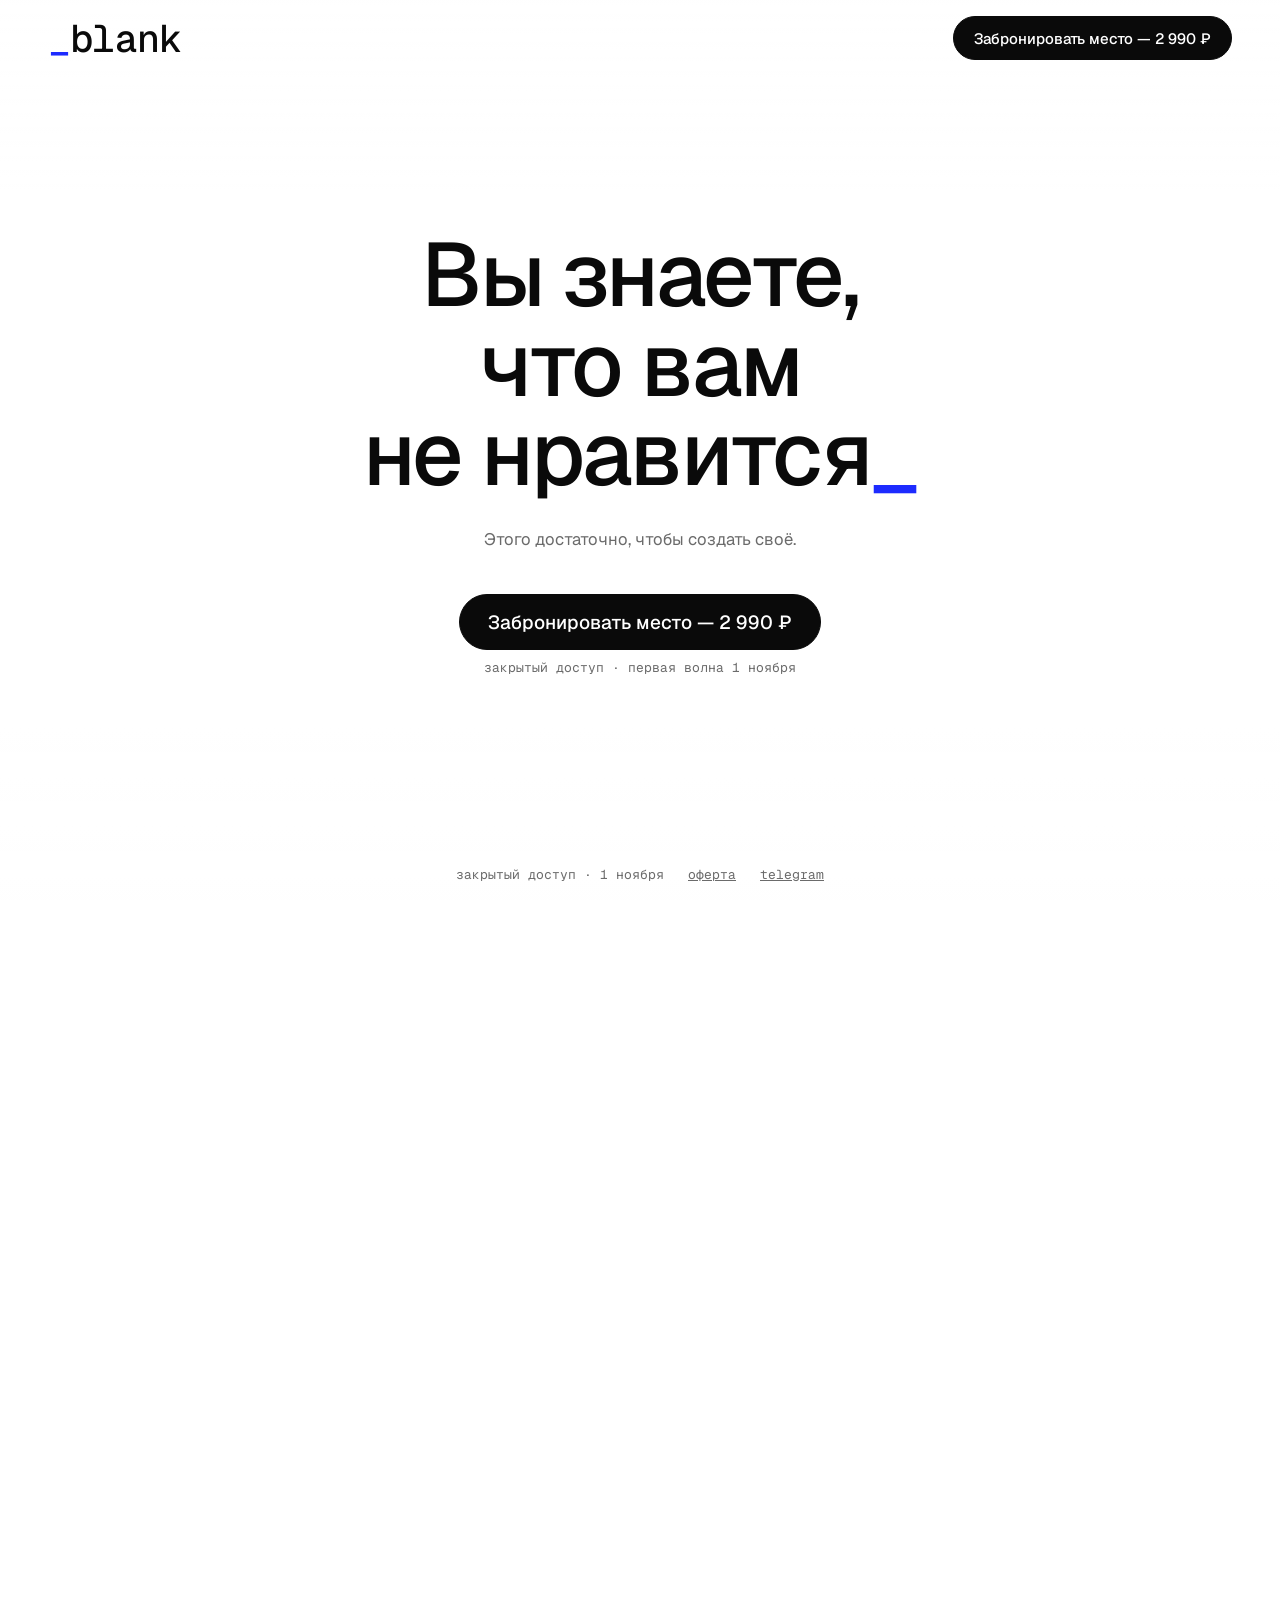
<file: index.html>
<!doctype html>
<html lang="ru">
<head>
<meta charset="utf-8">
<meta name="viewport" content="width=device-width, initial-scale=1, viewport-fit=cover">
<title>_blank</title>
<meta name="robots" content="noindex">
<meta name="description" content="закрытый доступ · первая волна 1 ноября">
<meta property="og:title" content="_blank">
<meta property="og:description" content="закрытый доступ · первая волна 1 ноября">
<meta property="og:url" content="https://feeltheblank.store/">
<meta property="og:image" content="https://feeltheblank.store/og.png">
<meta name="twitter:card" content="summary_large_image">
<link rel="icon" href="favicon.svg" type="image/svg+xml">
<link rel="stylesheet" href="fonts/fonts.css">
<link rel="stylesheet" href="blank.css">
<style>
/* Механика — по промпту MotionSites «Cast and Render» (бесплатный, открыт 17.10.2026):
   фоновое видео закреплено и листается скроллом покадрово, панели текста проявляются поверх,
   страница визуально не двигается. Внешний вид — по DESIGN.md. */
html { overflow-x: hidden; }
body { overflow-x: hidden; }

/* сцена: видео на весь экран */
.stage { position: fixed; inset: 0; z-index: 0; overflow: hidden; background: var(--white); }
.stage video { position: absolute; top: 50%; left: 50%; width: 100%; height: 100%; transform: translate(-50%, -50%) scale(1.02); object-fit: cover; will-change: transform; }
.veil { position: absolute; inset: 0; pointer-events: none; background:
  linear-gradient(to bottom, rgba(255,255,255,.72) 0%, rgba(255,255,255,0) 22%, rgba(255,255,255,0) 78%, rgba(255,255,255,.76) 100%); }
@media (max-width: 900px) { .veil { background:
  linear-gradient(to bottom, rgba(255,255,255,.82) 0%, rgba(255,255,255,.14) 26%, rgba(255,255,255,.14) 74%, rgba(255,255,255,.84) 100%); } }

/* синяя линия прогресса: синтетика ведёт */
.meter { position: fixed; top: 0; left: 0; z-index: 50; height: 2px; width: 100%; transform: scaleX(0); transform-origin: 0 50%; background: var(--synthetic); }

/* шапка и подвал закреплены */
.chrome { position: fixed; left: 0; right: 0; top: 0; z-index: 40; display: flex; align-items: center; justify-content: space-between; gap: var(--s-sm);
  padding: max(16px, calc(env(safe-area-inset-top, 0px) + 12px)) var(--gutter) 16px; }
.chrome .wordmark { font-size: clamp(1.75rem, 3vw, 2.5rem); }
.chrome .btn { height: 44px; padding: 0 20px; font-size: var(--small); }
.foot { position: fixed; bottom: 0; left: 0; right: 0; z-index: 40; display: flex; justify-content: center; gap: var(--s-md); flex-wrap: wrap;
  padding: 14px var(--gutter) max(16px, calc(env(safe-area-inset-bottom, 0px) + 12px)); font: 400 var(--label)/1.5 var(--font-mono); color: var(--ink-muted); pointer-events: none; }
.foot a { color: inherit; pointer-events: auto; }

/* панели: три мысли, по одной на экран */
.panels { position: fixed; inset: 0; z-index: 20; pointer-events: none; }
.panel { position: absolute; inset: 0; display: flex; flex-direction: column; align-items: center; justify-content: center; text-align: center;
  padding: max(112px, calc(env(safe-area-inset-top, 0px) + 96px)) var(--gutter) max(104px, calc(env(safe-area-inset-bottom, 0px) + 88px));
  opacity: 0; will-change: opacity, transform; }
.panel h1 { margin: 0; font: 500 clamp(2.25rem, 7vw, 6rem)/1 var(--font-sans); letter-spacing: -0.03em; max-width: 12ch; text-wrap: balance; }
.panel h1 .u { color: var(--synthetic); }
.panel .sub { margin-top: clamp(16px, 2.2vw, 28px); font: 400 clamp(1rem, 1.3vw, 1.25rem)/1.45 var(--font-sans); color: var(--ink-muted); max-width: 36ch; text-wrap: pretty; }
.panel .cta { margin-top: clamp(28px, 3.4vw, 44px); pointer-events: auto; display: grid; gap: var(--s-xs); justify-items: center; }
.panel .cta .t-label { color: var(--ink-muted); }

/* дорожка: единственное, что даёт странице высоту */
.track { position: relative; z-index: 1; height: 560vh; min-height: 3200px; }

/* загрузка: курсор ждёт */
.boot { position: fixed; inset: 0; z-index: 90; display: grid; place-items: center; background: var(--white); transition: opacity .7s var(--ease-out), visibility .7s; }
.boot.done { opacity: 0; visibility: hidden; }
.boot div { display: grid; gap: var(--s-sm); justify-items: center; }
.boot .bar { width: 160px; height: 1px; background: var(--hairline); overflow: hidden; }
.boot .bar i { display: block; height: 100%; width: 100%; background: var(--synthetic); transform: scaleX(0); transform-origin: 0 50%; }
.boot .big { font: 500 clamp(2.5rem, 8vw, 5rem)/1 var(--font-mono); letter-spacing: -0.02em; }

@media (max-width: 720px) {
  .chrome .btn { height: 40px; padding: 0 16px; font-size: 0.875rem; }
  .panel h1 { max-width: 11ch; font-size: clamp(1.9rem, 9.5vw, 3.25rem); }
  .panel .sub { max-width: 30ch; }
  .foot { font-size: 0.6875rem; }
}
@media (max-width: 420px) { .chrome .btn span.long { display: none; } }
@media (prefers-reduced-motion: reduce) { .boot { transition: none; } }
</style>
</head>
<body>

<div class="boot" id="boot" aria-hidden="true"><div><span class="big"><span class="u">_</span></span><div class="bar"><i id="bootBar"></i></div><span class="t-label" id="bootPct">0 %</span></div></div>

<div class="stage">
  <video id="clip" muted playsinline preload="auto" disablepictureinpicture></video>
  <div class="veil"></div>
</div>
<i class="meter" id="meter"></i>

<header class="chrome">
  <a class="wordmark" href="./"><span class="u">_</span>blank</a>
  <a class="btn" href="#" data-pay>Забронировать<span class="long">&nbsp;место</span>&nbsp;—&nbsp;2&nbsp;990&nbsp;₽</a>
</header>

<main class="panels">
  <section class="panel" data-panel>
    <h1>Вы знаете, что вам не&nbsp;нравится<span class="u">_</span></h1>
    <p class="sub">Этого достаточно, чтобы создать своё.</p>
    <div class="cta"><a class="btn" href="#" data-pay>Забронировать место — 2 990 ₽</a><span class="t-label">закрытый доступ · первая волна 1 ноября</span></div>
  </section>
  <section class="panel" data-panel>
    <h1>От идеи до звонка в&nbsp;дверь — неделя.</h1>
    <p class="sub">Вы описываете. Система показывает вещь, строит лекало, выбирает производство. Курьер привозит.</p>
    <div class="cta"><a class="btn btn--ghost" href="#" data-tg-question>Спросить в Telegram</a></div>
  </section>
  <section class="panel" data-panel>
    <h1>Одежда нового поколения. Вы создаёте её сами.</h1>
    <p class="sub">Депозит 2 990 ₽ засчитывается в футболку и возвращается по одному сообщению.</p>
    <div class="cta"><a class="btn" href="#" data-pay>Забронировать место — 2 990 ₽</a><span class="t-label">1 ноября · депозит возвращается</span></div>
  </section>
</main>

<footer class="foot"><span>закрытый доступ · 1 ноября</span><a href="oferta.html">оферта</a><a href="#" data-tg-question>telegram</a></footer>

<div class="track"></div>

<script>
(function () { "use strict";
  /* ВИДЕО. Пока — демонстрационный ролик с пончиком из промпта Cast and Render, с их CloudFront
     (1920×1080, 10,04 с, 241 кадр, all-intra: каждый кадр ключевой, скролл попадает в точный кадр мгновенно).
     Решение Гриши 19.10: висит, пока нет нашего видео. Когда будет: положить рядом tee.mp4
     (all-intra, tools/tee-assemble.sh) и заменить строку на "tee.mp4". */
  var VIDEO_URL = "https://d2ol7oe51mr4n9.cloudfront.net/user_38xzZboKViGWJOttwIXH07lWA1P/45567745-d826-44a2-a5ce-7ef670944e60.mp4";

  var clip = document.getElementById("clip"), boot = document.getElementById("boot"),
      bootBar = document.getElementById("bootBar"), bootPct = document.getElementById("bootPct"),
      meter = document.getElementById("meter"),
      panels = [].slice.call(document.querySelectorAll("[data-panel]"));

  /* Каждая панель владеет куском скролла: [вход-начало, вход-конец, уход-начало, уход-конец] в долях страницы.
     Между панелями — мёртвые зоны, только видео: две мысли никогда не читаются одновременно. */
  var CUES = [[0.00, 0.00, 0.15, 0.23], [0.35, 0.43, 0.57, 0.65], [0.77, 0.85, 1.10, 1.20]];
  var DRIFT = 22;
  var reduce = window.matchMedia("(prefers-reduced-motion: reduce)").matches;

  function clamp(v, a, b) { return v < a ? a : v > b ? b : v; }
  function smooth(t) { return t * t * (3 - 2 * t); }
  function ramp(p, a, b) { if (b <= a) return p >= b ? 1 : 0; return smooth(clamp((p - a) / (b - a), 0, 1)); }

  var progress = 0, seekTo = 0, seekAt = 0, duration = 0, ready = false;

  function readScroll() {
    var max = document.documentElement.scrollHeight - window.innerHeight;
    progress = max > 0 ? clamp(window.pageYOffset / max, 0, 1) : 0;
    if (duration) seekTo = progress * duration;
  }
  function paint() {
    meter.style.transform = "scaleX(" + progress + ")";
    for (var i = 0; i < panels.length; i++) {
      var c = CUES[i], enter = ramp(progress, c[0], c[1]), leave = ramp(progress, c[2], c[3]);
      var o = enter * (1 - leave), y = (1 - enter) * DRIFT - leave * DRIFT;
      panels[i].style.opacity = o;
      panels[i].style.transform = "translate3d(0," + (reduce ? 0 : y) + "px,0)";
      panels[i].style.pointerEvents = o > 0.6 ? "auto" : "none";
    }
  }
  function frame() {
    if (ready && duration) {
      var gap = seekTo - seekAt;
      if (Math.abs(gap) > 0.0008) {
        seekAt += gap * 0.115; /* плавная догонка вместо прыжка — это и делает скраб мягким */
        if (clip.readyState >= 2 && !clip.seeking) { try { clip.currentTime = seekAt; } catch (e) {} }
      }
    }
    paint();
    requestAnimationFrame(frame);
  }

  function setProgress(f) { bootBar.style.transform = "scaleX(" + f + ")"; bootPct.textContent = Math.round(f * 100) + " %"; }
  var started = false;
  function start() { if (started) return; started = true; ready = true; boot.classList.add("done"); readScroll(); seekAt = seekTo; }
  var attached = false;
  function attach(src) {
    if (attached) return; attached = true;
    clip.addEventListener("loadedmetadata", function () { duration = clip.duration || 0; clip.pause(); readScroll(); seekAt = seekTo; try { clip.currentTime = seekAt; } catch (e) {} });
    clip.addEventListener("loadeddata", start);
    clip.addEventListener("canplaythrough", start);
    clip.addEventListener("error", start);
    clip.src = src; clip.load();
    setTimeout(start, 12000);
  }
  /* Сначала качаем ролик целиком как blob: перемотка внутри буфера мгновенная, а range-запросы по сети — слайд-шоу. */
  function preload() {
    var ctrl = window.AbortController ? new AbortController() : null;
    var bail = setTimeout(function () { if (!attached) { if (ctrl) ctrl.abort(); setProgress(1); attach(VIDEO_URL); } }, 15000);
    fetch(VIDEO_URL, ctrl ? { signal: ctrl.signal } : {}).then(function (res) {
      if (!res.ok || !res.body) throw new Error("bad response");
      var total = +res.headers.get("content-length") || 0, got = 0, chunks = [], reader = res.body.getReader();
      return new Promise(function (resolve, reject) {
        (function pump() {
          reader.read().then(function (r) {
            if (r.done) return resolve(new Blob(chunks, { type: "video/mp4" }));
            chunks.push(r.value); got += r.value.length;
            setProgress(total ? got / total : Math.min(got / 11e6, 0.95));
            pump();
          }).catch(reject);
        })();
      });
    }).then(function (blob) { clearTimeout(bail); setProgress(1); attach(URL.createObjectURL(blob)); })
      .catch(function () { clearTimeout(bail); setProgress(1); attach(VIDEO_URL); });
  }
  /* iOS не рисует кадр видео, которое ни разу не играло: один раз запускаем и сразу ставим на паузу. */
  function unlock() { var p = clip.play(); if (p && p.then) p.then(function () { clip.pause(); }).catch(function () {}); else clip.pause(); }
  ["touchstart", "pointerdown", "wheel", "keydown"].forEach(function (ev) { window.addEventListener(ev, unlock, { once: true, passive: true }); });

  window.addEventListener("scroll", readScroll, { passive: true });
  window.addEventListener("resize", readScroll);
  readScroll(); paint(); preload(); requestAnimationFrame(frame);
})();
</script>
<script src="app.js"></script>
</body>
</html>
</file>
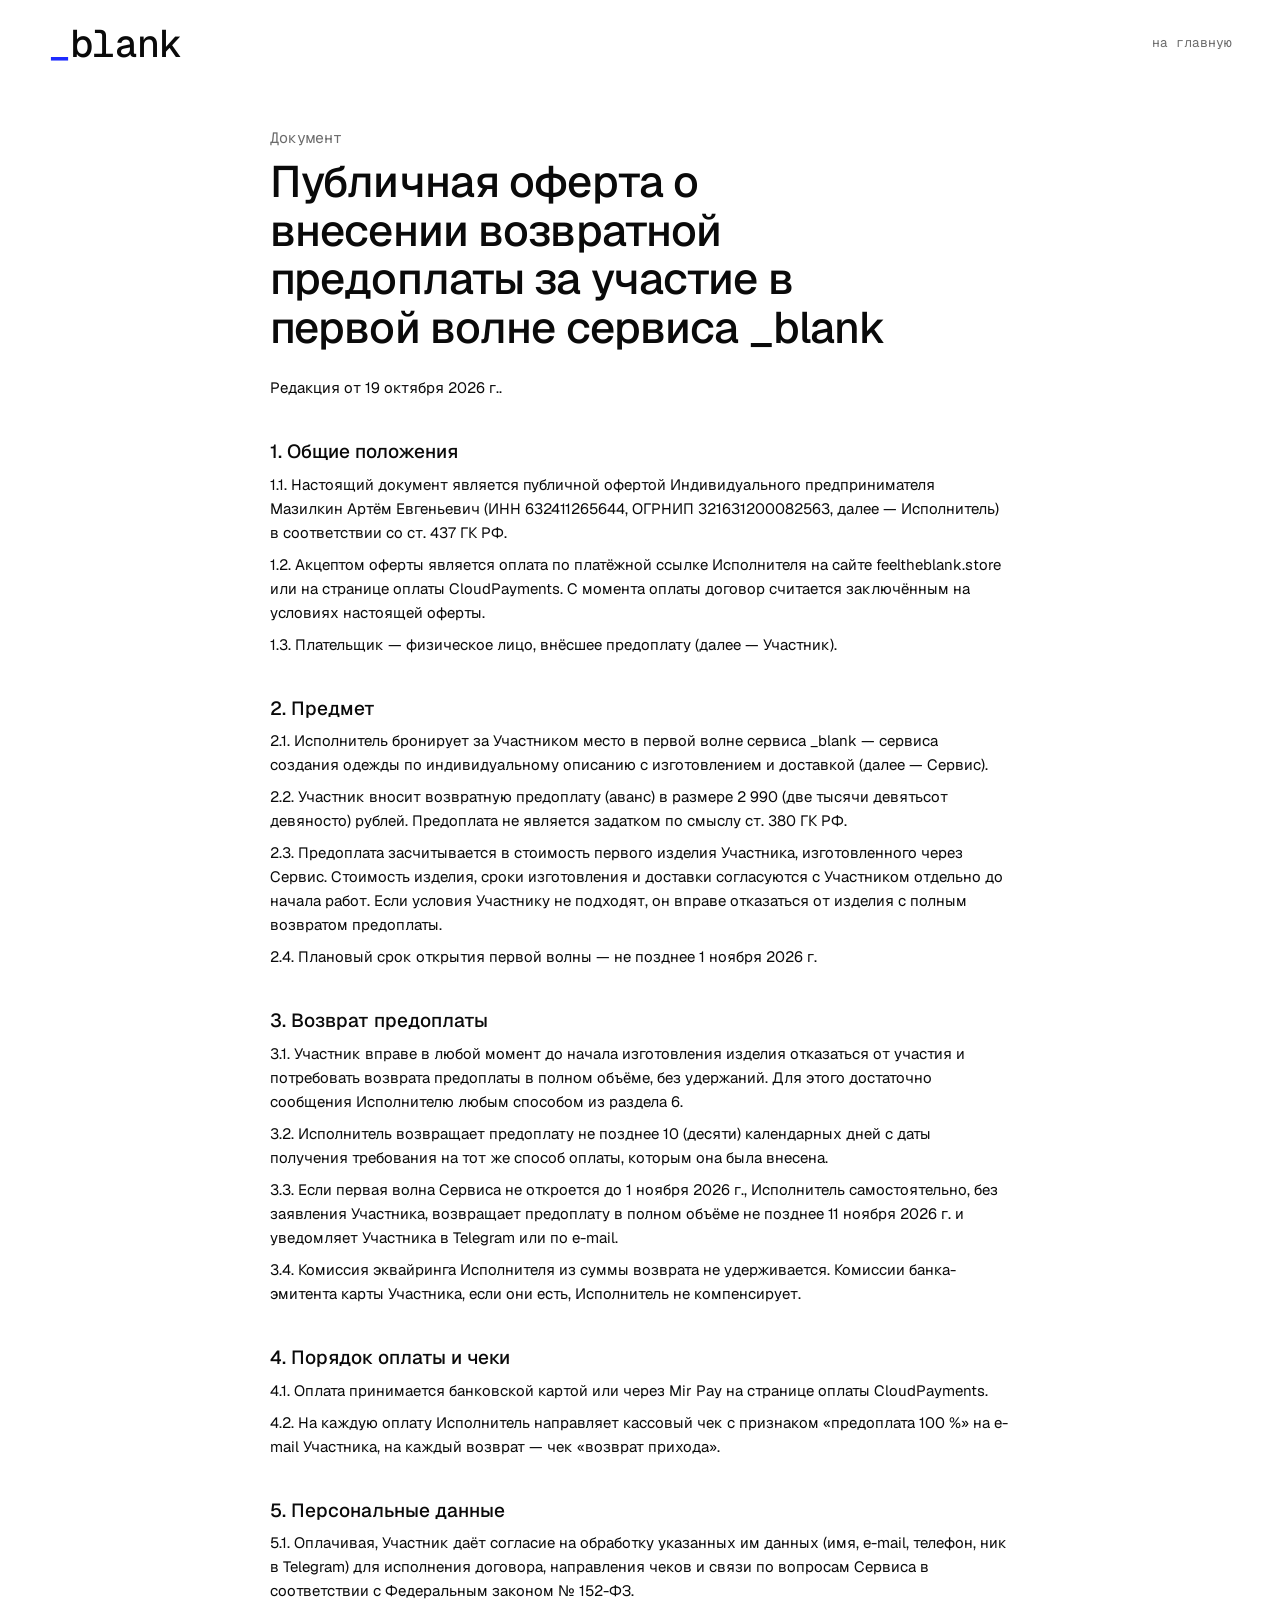
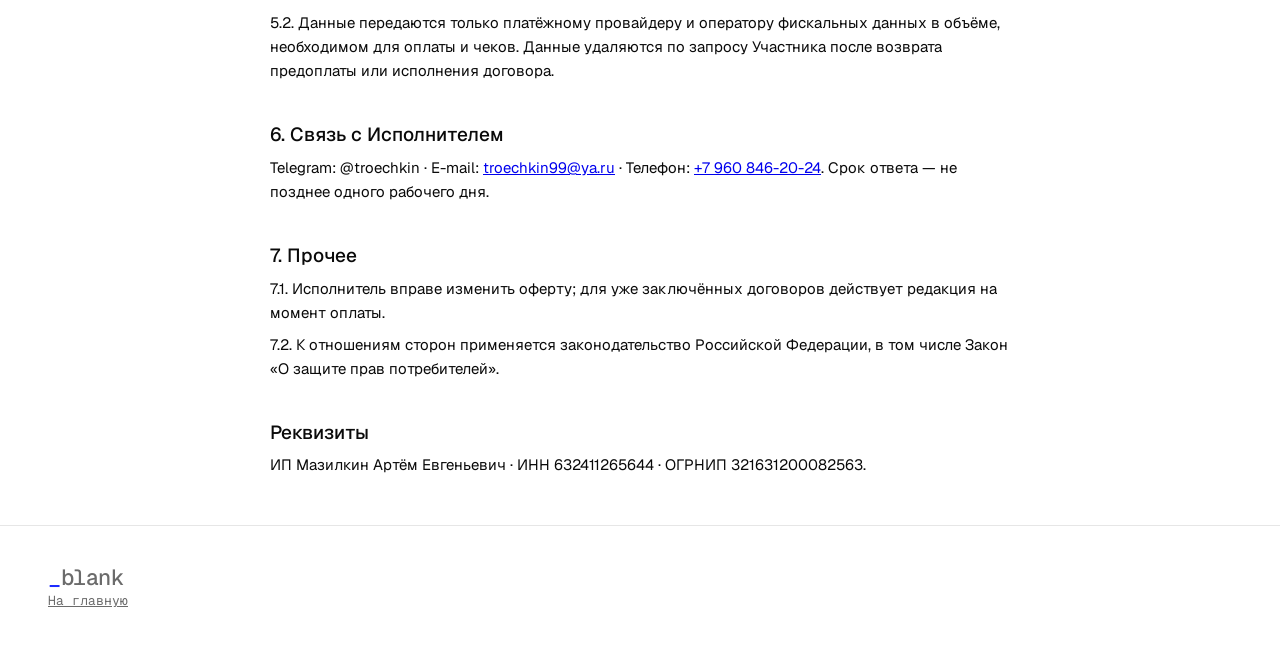
<file: oferta.html>
<!doctype html>
<html lang="ru">
<head>
<meta charset="utf-8">
<meta name="viewport" content="width=device-width, initial-scale=1">
<title>Публичная оферта — _blank</title>
<link rel="icon" href="favicon.svg" type="image/svg+xml">
<link rel="stylesheet" href="fonts/fonts.css">
<link rel="stylesheet" href="blank.css">
<link rel="stylesheet" href="page.css">
</head>
<body>

<header class="wrap top">
  <a class="wordmark" href="./" aria-label="_blank, на главную"><span class="u">_</span>blank</a>
  <a class="q" href="./">на главную</a>
</header>

<main class="wrap doc" style="padding-bottom:40px">
  <p class="eyebrow">Документ</p>
  <h1>Публичная оферта о внесении возвратной предоплаты за участие в первой волне сервиса _blank</h1>
  <p>Редакция от 19 октября 2026 г..</p>

  <h3>1. Общие положения</h3>
  <p>1.1. Настоящий документ является публичной офертой Индивидуального предпринимателя Мазилкин Артём Евгеньевич (ИНН 632411265644, ОГРНИП 321631200082563, далее — Исполнитель) в соответствии со ст. 437 ГК РФ.</p>
  <p>1.2. Акцептом оферты является оплата по платёжной ссылке Исполнителя на сайте feeltheblank.store или на странице оплаты CloudPayments. С момента оплаты договор считается заключённым на условиях настоящей оферты.</p>
  <p>1.3. Плательщик — физическое лицо, внёсшее предоплату (далее — Участник).</p>

  <h3>2. Предмет</h3>
  <p>2.1. Исполнитель бронирует за Участником место в первой волне сервиса _blank — сервиса создания одежды по индивидуальному описанию с изготовлением и доставкой (далее — Сервис).</p>
  <p>2.2. Участник вносит возвратную предоплату (аванс) в размере 2 990 (две тысячи девятьсот девяносто) рублей. Предоплата не является задатком по смыслу ст. 380 ГК РФ.</p>
  <p>2.3. Предоплата засчитывается в стоимость первого изделия Участника, изготовленного через Сервис. Стоимость изделия, сроки изготовления и доставки согласуются с Участником отдельно до начала работ. Если условия Участнику не подходят, он вправе отказаться от изделия с полным возвратом предоплаты.</p>
  <p>2.4. Плановый срок открытия первой волны — не позднее 1 ноября 2026 г.</p>

  <h3>3. Возврат предоплаты</h3>
  <p>3.1. Участник вправе в любой момент до начала изготовления изделия отказаться от участия и потребовать возврата предоплаты в полном объёме, без удержаний. Для этого достаточно сообщения Исполнителю любым способом из раздела 6.</p>
  <p>3.2. Исполнитель возвращает предоплату не позднее 10 (десяти) календарных дней с даты получения требования на тот же способ оплаты, которым она была внесена.</p>
  <p>3.3. Если первая волна Сервиса не откроется до 1 ноября 2026 г., Исполнитель самостоятельно, без заявления Участника, возвращает предоплату в полном объёме не позднее 11 ноября 2026 г. и уведомляет Участника в Telegram или по e-mail.</p>
  <p>3.4. Комиссия эквайринга Исполнителя из суммы возврата не удерживается. Комиссии банка-эмитента карты Участника, если они есть, Исполнитель не компенсирует.</p>

  <h3>4. Порядок оплаты и чеки</h3>
  <p>4.1. Оплата принимается банковской картой или через Mir Pay на странице оплаты CloudPayments.</p>
  <p>4.2. На каждую оплату Исполнитель направляет кассовый чек с признаком «предоплата 100 %» на e-mail Участника, на каждый возврат — чек «возврат прихода».</p>

  <h3>5. Персональные данные</h3>
  <p>5.1. Оплачивая, Участник даёт согласие на обработку указанных им данных (имя, e-mail, телефон, ник в Telegram) для исполнения договора, направления чеков и связи по вопросам Сервиса в соответствии с Федеральным законом № 152-ФЗ.</p>
  <p>5.2. Данные передаются только платёжному провайдеру и оператору фискальных данных в объёме, необходимом для оплаты и чеков. Данные удаляются по запросу Участника после возврата предоплаты или исполнения договора.</p>

  <h3>6. Связь с Исполнителем</h3>
  <p>Telegram: @troechkin · E-mail: <a href="mailto:troechkin99@ya.ru">troechkin99@ya.ru</a> · Телефон: <a href="tel:+79608462024">+7 960 846-20-24</a>. Срок ответа — не позднее одного рабочего дня.</p>

  <h3>7. Прочее</h3>
  <p>7.1. Исполнитель вправе изменить оферту; для уже заключённых договоров действует редакция на момент оплаты.</p>
  <p>7.2. К отношениям сторон применяется законодательство Российской Федерации, в том числе Закон «О защите прав потребителей».</p>

  <h3>Реквизиты</h3>
  <p>ИП Мазилкин Артём Евгеньевич · ИНН 632411265644 · ОГРНИП 321631200082563.</p>
</main>

<footer class="wrap">
  <a class="wordmark" href="./"><span class="u">_</span>blank</a>
  <p><a href="./">На главную</a></p>
</footer>

</body>
</html>
</file>
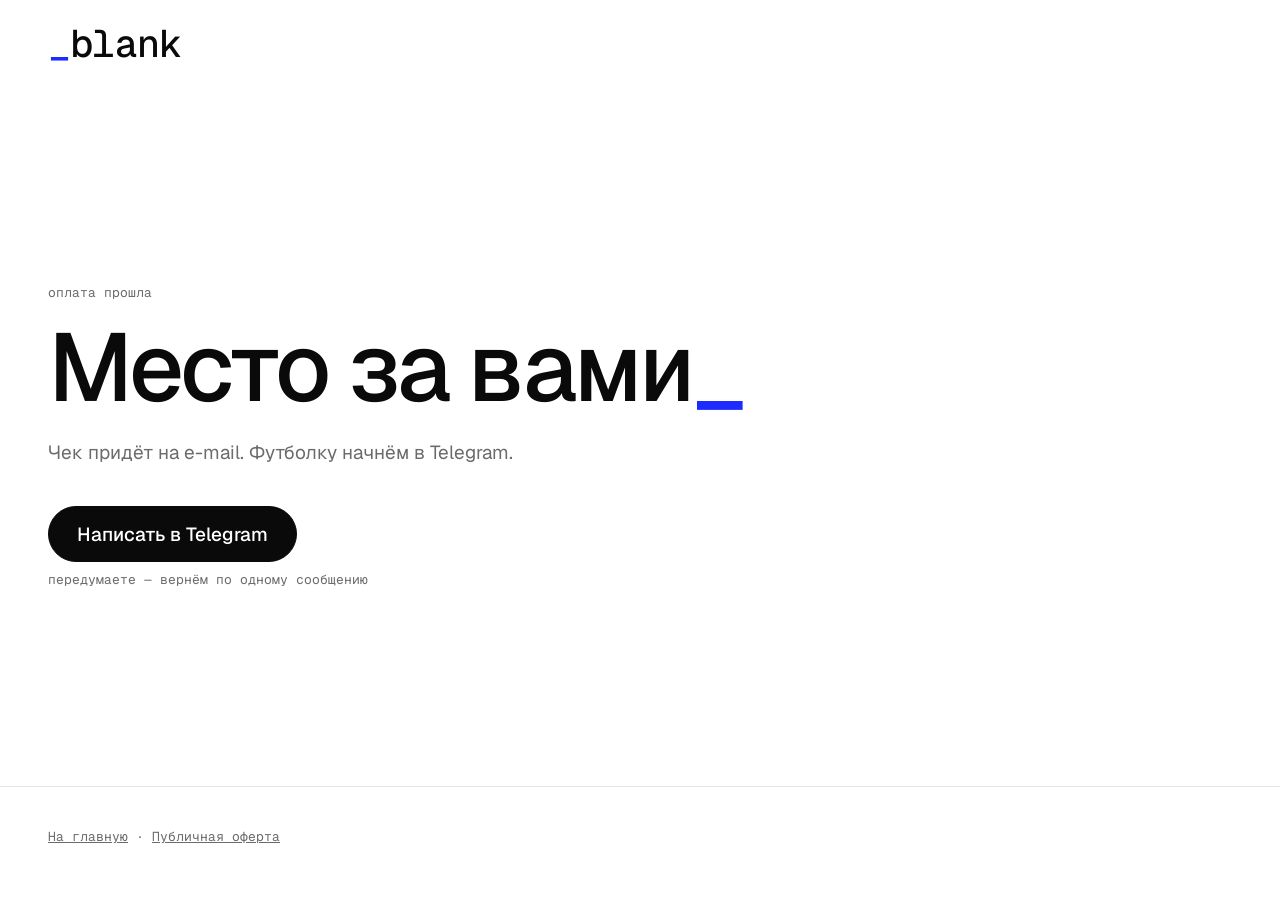
<file: spasibo.html>
<!doctype html>
<html lang="ru">
<head>
<meta charset="utf-8">
<meta name="viewport" content="width=device-width, initial-scale=1">
<title>_blank</title>
<meta name="robots" content="noindex">
<link rel="icon" href="favicon.svg" type="image/svg+xml">
<link rel="stylesheet" href="fonts/fonts.css">
<link rel="stylesheet" href="blank.css">
<link rel="stylesheet" href="page.css">
</head>
<body>

<header class="wrap top">
  <a class="wordmark" href="./" aria-label="_blank, на главную"><span class="u">_</span>blank</a>
</header>

<main class="wrap thanks">
  <p class="eyebrow">оплата прошла</p>
  <h1>Место за&nbsp;вами<span class="u">_</span></h1>
  <p class="lead">Чек придёт на e-mail. Футболку начнём в Telegram.</p>
  <div class="cta">
    <a class="btn" href="#" data-tg-paid>Написать в Telegram</a>
    <p class="micro">передумаете — вернём по одному сообщению</p>
  </div>
</main>

<footer class="wrap">
  <p><a href="./">На главную</a> · <a href="oferta.html">Публичная оферта</a></p>
</footer>

<script src="app.js"></script>
</body>
</html>
</file>
<file: fonts/fonts.css>
/* Geist и Geist Mono, 400 и 500, latin + cyrillic. Скачано с Google Fonts 17.10.2026, лицензия SIL OFL 1.1. */

/* cyrillic-ext */
@font-face {
  font-family: 'Geist';
  font-style: normal;
  font-weight: 400;
  font-display: swap;
  src: url(Geist-400-cyrillic-ext.woff2) format('woff2');
  unicode-range: U+0460-052F, U+1C80-1C8A, U+20B4, U+2DE0-2DFF, U+A640-A69F, U+FE2E-FE2F;
}

/* cyrillic */
@font-face {
  font-family: 'Geist';
  font-style: normal;
  font-weight: 400;
  font-display: swap;
  src: url(Geist-400-cyrillic.woff2) format('woff2');
  unicode-range: U+0301, U+0400-045F, U+0490-0491, U+04B0-04B1, U+2116;
}

/* latin-ext */
@font-face {
  font-family: 'Geist';
  font-style: normal;
  font-weight: 400;
  font-display: swap;
  src: url(Geist-400-latin-ext.woff2) format('woff2');
  unicode-range: U+0100-02BA, U+02BD-02C5, U+02C7-02CC, U+02CE-02D7, U+02DD-02FF, U+0304, U+0308, U+0329, U+1D00-1DBF, U+1E00-1E9F, U+1EF2-1EFF, U+2020, U+20A0-20AB, U+20AD-20C4, U+2113, U+2C60-2C7F, U+A720-A7FF;
}

/* latin */
@font-face {
  font-family: 'Geist';
  font-style: normal;
  font-weight: 400;
  font-display: swap;
  src: url(Geist-400-latin.woff2) format('woff2');
  unicode-range: U+0000-00FF, U+0131, U+0152-0153, U+02BB-02BC, U+02C6, U+02DA, U+02DC, U+0304, U+0308, U+0329, U+2000-206F, U+20AC, U+2122, U+2191, U+2193, U+2212, U+2215, U+FEFF, U+FFFD;
}

/* cyrillic-ext */
@font-face {
  font-family: 'Geist';
  font-style: normal;
  font-weight: 500;
  font-display: swap;
  src: url(Geist-500-cyrillic-ext.woff2) format('woff2');
  unicode-range: U+0460-052F, U+1C80-1C8A, U+20B4, U+2DE0-2DFF, U+A640-A69F, U+FE2E-FE2F;
}

/* cyrillic */
@font-face {
  font-family: 'Geist';
  font-style: normal;
  font-weight: 500;
  font-display: swap;
  src: url(Geist-500-cyrillic.woff2) format('woff2');
  unicode-range: U+0301, U+0400-045F, U+0490-0491, U+04B0-04B1, U+2116;
}

/* latin-ext */
@font-face {
  font-family: 'Geist';
  font-style: normal;
  font-weight: 500;
  font-display: swap;
  src: url(Geist-500-latin-ext.woff2) format('woff2');
  unicode-range: U+0100-02BA, U+02BD-02C5, U+02C7-02CC, U+02CE-02D7, U+02DD-02FF, U+0304, U+0308, U+0329, U+1D00-1DBF, U+1E00-1E9F, U+1EF2-1EFF, U+2020, U+20A0-20AB, U+20AD-20C4, U+2113, U+2C60-2C7F, U+A720-A7FF;
}

/* latin */
@font-face {
  font-family: 'Geist';
  font-style: normal;
  font-weight: 500;
  font-display: swap;
  src: url(Geist-500-latin.woff2) format('woff2');
  unicode-range: U+0000-00FF, U+0131, U+0152-0153, U+02BB-02BC, U+02C6, U+02DA, U+02DC, U+0304, U+0308, U+0329, U+2000-206F, U+20AC, U+2122, U+2191, U+2193, U+2212, U+2215, U+FEFF, U+FFFD;
}

/* cyrillic-ext */
@font-face {
  font-family: 'Geist Mono';
  font-style: normal;
  font-weight: 400;
  font-display: swap;
  src: url(GeistMono-400-cyrillic-ext.woff2) format('woff2');
  unicode-range: U+0460-052F, U+1C80-1C8A, U+20B4, U+2DE0-2DFF, U+A640-A69F, U+FE2E-FE2F;
}

/* cyrillic */
@font-face {
  font-family: 'Geist Mono';
  font-style: normal;
  font-weight: 400;
  font-display: swap;
  src: url(GeistMono-400-cyrillic.woff2) format('woff2');
  unicode-range: U+0301, U+0400-045F, U+0490-0491, U+04B0-04B1, U+2116;
}

/* latin-ext */
@font-face {
  font-family: 'Geist Mono';
  font-style: normal;
  font-weight: 400;
  font-display: swap;
  src: url(GeistMono-400-latin-ext.woff2) format('woff2');
  unicode-range: U+0100-02BA, U+02BD-02C5, U+02C7-02CC, U+02CE-02D7, U+02DD-02FF, U+0304, U+0308, U+0329, U+1D00-1DBF, U+1E00-1E9F, U+1EF2-1EFF, U+2020, U+20A0-20AB, U+20AD-20C4, U+2113, U+2C60-2C7F, U+A720-A7FF;
}

/* latin */
@font-face {
  font-family: 'Geist Mono';
  font-style: normal;
  font-weight: 400;
  font-display: swap;
  src: url(GeistMono-400-latin.woff2) format('woff2');
  unicode-range: U+0000-00FF, U+0131, U+0152-0153, U+02BB-02BC, U+02C6, U+02DA, U+02DC, U+0304, U+0308, U+0329, U+2000-206F, U+20AC, U+2122, U+2191, U+2193, U+2212, U+2215, U+FEFF, U+FFFD;
}

/* cyrillic-ext */
@font-face {
  font-family: 'Geist Mono';
  font-style: normal;
  font-weight: 500;
  font-display: swap;
  src: url(GeistMono-500-cyrillic-ext.woff2) format('woff2');
  unicode-range: U+0460-052F, U+1C80-1C8A, U+20B4, U+2DE0-2DFF, U+A640-A69F, U+FE2E-FE2F;
}

/* cyrillic */
@font-face {
  font-family: 'Geist Mono';
  font-style: normal;
  font-weight: 500;
  font-display: swap;
  src: url(GeistMono-500-cyrillic.woff2) format('woff2');
  unicode-range: U+0301, U+0400-045F, U+0490-0491, U+04B0-04B1, U+2116;
}

/* latin-ext */
@font-face {
  font-family: 'Geist Mono';
  font-style: normal;
  font-weight: 500;
  font-display: swap;
  src: url(GeistMono-500-latin-ext.woff2) format('woff2');
  unicode-range: U+0100-02BA, U+02BD-02C5, U+02C7-02CC, U+02CE-02D7, U+02DD-02FF, U+0304, U+0308, U+0329, U+1D00-1DBF, U+1E00-1E9F, U+1EF2-1EFF, U+2020, U+20A0-20AB, U+20AD-20C4, U+2113, U+2C60-2C7F, U+A720-A7FF;
}

/* latin */
@font-face {
  font-family: 'Geist Mono';
  font-style: normal;
  font-weight: 500;
  font-display: swap;
  src: url(GeistMono-500-latin.woff2) format('woff2');
  unicode-range: U+0000-00FF, U+0131, U+0152-0153, U+02BB-02BC, U+02C6, U+02DA, U+02DC, U+0304, U+0308, U+0329, U+2000-206F, U+20AC, U+2122, U+2191, U+2193, U+2212, U+2215, U+FEFF, U+FFFD;
}
</file>
<file: blank.css>
/* _blank — токены и база. Источник правды: DESIGN.md в корне репо.
   Для сайта копируется как есть: cp design/blank.css site/blank.css */

:root {
  /* цвет: белый — пустота, чернила — буквы и цифры человека, синий — синтетика (ИИ) */
  --white: #FFFFFF;
  --ink: #0A0A0A;
  --synthetic: #1D2BFF;
  --ink-hover: #262626;
  --ink-muted: #6B6B6B;
  --ink-faint: #B3B3B3;
  --hairline: #E6E6E6;

  /* шрифт: одна гарнитура, два начертания */
  --font-sans: 'Geist', system-ui, -apple-system, 'Segoe UI', sans-serif;
  --font-mono: 'Geist Mono', ui-monospace, 'SF Mono', Menlo, monospace;
  --display: clamp(2.5rem, 7.5vw, 6rem);
  --title: clamp(1.75rem, 3.6vw, 2.75rem);
  --body: 1.1875rem;
  --small: 0.9375rem;
  --label: 0.8125rem;
  --measure: 36em;

  /* воздух */
  --s-hair: 4px; --s-xs: 8px; --s-sm: 16px; --s-md: 24px;
  --s-lg: 40px; --s-xl: 64px; --s-2xl: 104px; --s-3xl: 168px;
  --gutter: clamp(20px, 4vw, 48px);
  --max: 1280px;

  /* движение: три движения, одна кривая */
  --ease-out: cubic-bezier(0.23, 1, 0.32, 1);
  --t-press: 120ms; --t-ui: 240ms; --t-reveal: 700ms;
  --blink: 1.06s;

  /* форма: прямые углы, пилюля только у кнопки */
  --radius-pill: 999px;
  color-scheme: light;
}

*, *::before, *::after { box-sizing: border-box; }
html { -webkit-text-size-adjust: 100%; }
body {
  margin: 0; background: var(--white); color: var(--ink);
  font: 400 var(--body)/1.45 var(--font-sans);
  -webkit-font-smoothing: antialiased; -moz-osx-font-smoothing: grayscale;
  caret-color: var(--synthetic);
}
::selection { background: var(--ink); color: var(--white); }
:focus-visible { outline: 2px solid var(--ink); outline-offset: 3px; }
img, svg, video { display: block; max-width: 100%; }
p { margin: 0; }

/* инверсия: только экран целиком */
.inverted { background: var(--ink); color: var(--white); }
.inverted ::selection { background: var(--white); color: var(--ink); }
.inverted :focus-visible { outline-color: var(--white); }

/* шрифтовые роли */
.t-display { font: 500 var(--display)/1 var(--font-sans); letter-spacing: -0.03em; text-wrap: balance; }
.t-title   { font: 500 var(--title)/1.1 var(--font-sans); letter-spacing: -0.02em; text-wrap: balance; }
.t-body    { font: 400 var(--body)/1.45 var(--font-sans); max-width: var(--measure); }
.t-small   { font: 400 var(--small)/1.45 var(--font-sans); }
.t-label   { font: 400 var(--label)/1.5 var(--font-mono); color: var(--ink-muted); }
.t-num     { font: 400 var(--body)/1.45 var(--font-mono); font-variant-numeric: tabular-nums; }
.inverted .t-label { color: var(--ink-faint); }

/* логотип и курсор: подчёркивание всегда синее */
.wordmark {
  font: 500 1.375rem/1 var(--font-mono); letter-spacing: -0.02em;
  color: inherit; text-decoration: none; white-space: nowrap;
}
.u { color: var(--synthetic); animation: blink var(--blink) steps(1, end) infinite; }
@keyframes blink { 50% { opacity: 0.2; } }

/* элементы */
.btn {
  display: inline-flex; align-items: center; justify-content: center;
  height: 56px; padding: 0 28px; border-radius: var(--radius-pill);
  background: var(--ink); color: var(--white); border: 1px solid var(--ink);
  font: 500 var(--body)/1 var(--font-sans); text-decoration: none; white-space: nowrap;
  cursor: pointer; -webkit-tap-highlight-color: transparent;
  transition: background var(--t-ui) var(--ease-out), transform var(--t-press) var(--ease-out);
}
.btn:hover { background: var(--ink-hover); border-color: var(--ink-hover); }
.btn:active { transform: scale(0.98); }
.btn--ghost { background: transparent; color: var(--ink); border-color: var(--ink); }
.btn--ghost:hover { background: transparent; color: var(--ink-muted); border-color: var(--ink-muted); }
.inverted .btn { background: var(--white); color: var(--ink); border-color: var(--white); }
.inverted .btn:hover { background: var(--hairline); border-color: var(--hairline); }
.inverted .btn--ghost { background: transparent; color: var(--white); }

.link {
  color: inherit; text-decoration: underline;
  text-decoration-thickness: 1px; text-underline-offset: 4px;
  transition: color var(--t-ui) var(--ease-out);
}
.link:hover { color: var(--ink-muted); }

.input-line {
  width: 100%; max-width: var(--measure); padding: 12px 0; margin: 0;
  border: 0; border-bottom: 1px solid var(--ink); border-radius: 0;
  background: transparent; color: inherit;
  font: 400 var(--body)/1.45 var(--font-mono);
}
.input-line::placeholder { color: var(--synthetic); }
.input-line:focus { outline: none; border-bottom-width: 2px; padding-bottom: 11px; }

.hairline { border: 0; border-top: 1px solid var(--hairline); margin: 0; }

.ic { width: 24px; height: 24px; fill: none; stroke: currentColor; stroke-width: 1.5; stroke-linecap: square; stroke-linejoin: miter; }

@media (prefers-reduced-motion: reduce) {
  .u { animation: none; }
  .btn, .link { transition: none; }
  .btn:active { transform: none; }
}
</file>
<file: page.css>
/* Текстовые страницы _blank: оферта и «спасибо». Токены — blank.css (DESIGN.md). */
.wrap { max-width: var(--max); margin: 0 auto; padding-left: var(--gutter); padding-right: var(--gutter); }
.top { display: flex; align-items: center; justify-content: space-between; gap: var(--s-sm); padding-top: var(--s-md); padding-bottom: var(--s-md); }
.top .wordmark { font-size: clamp(1.75rem, 3vw, 2.5rem); }
.q { font: 400 var(--label)/1.5 var(--font-mono); color: var(--ink-muted); text-decoration: none; }
.q:hover { color: var(--ink); }
.eyebrow { font: 400 var(--label)/1.5 var(--font-mono); color: var(--ink-muted); margin: 0 0 var(--s-sm); }

/* спасибо */
.thanks { min-height: calc(100svh - 200px); display: flex; flex-direction: column; justify-content: center; padding-top: var(--s-xl); padding-bottom: var(--s-xl); }
.thanks h1 { margin: 0; font: 500 var(--display)/1 var(--font-sans); letter-spacing: -0.03em; text-wrap: balance; }
.thanks h1 .u { color: var(--synthetic); }
.lead { margin: var(--s-md) 0 0; color: var(--ink-muted); max-width: var(--measure); }
.cta { margin-top: var(--s-lg); display: grid; gap: var(--s-xs); justify-items: start; }
.micro { margin: 0; font: 400 var(--label)/1.5 var(--font-mono); color: var(--ink-muted); }

/* оферта */
.doc { max-width: 44em; padding-top: var(--s-lg); }
.doc h1 { margin: 0 0 var(--s-md); font: 500 var(--title)/1.1 var(--font-sans); letter-spacing: -0.02em; text-wrap: balance; }
.doc h3 { margin: var(--s-lg) 0 var(--s-xs); font: 500 var(--body)/1.3 var(--font-sans); }
.doc p { margin: 0 0 var(--s-xs); font-size: var(--small); line-height: 1.6; }
mark.todo { background: none; color: var(--synthetic); font-family: var(--font-mono); font-size: 0.9em; }

footer.wrap { padding-top: var(--s-lg); padding-bottom: var(--s-lg); border-top: 1px solid var(--hairline); font: 400 var(--label)/1.5 var(--font-mono); color: var(--ink-muted); }
footer.wrap p { margin: 0; }
footer.wrap a { color: inherit; }
</file>
